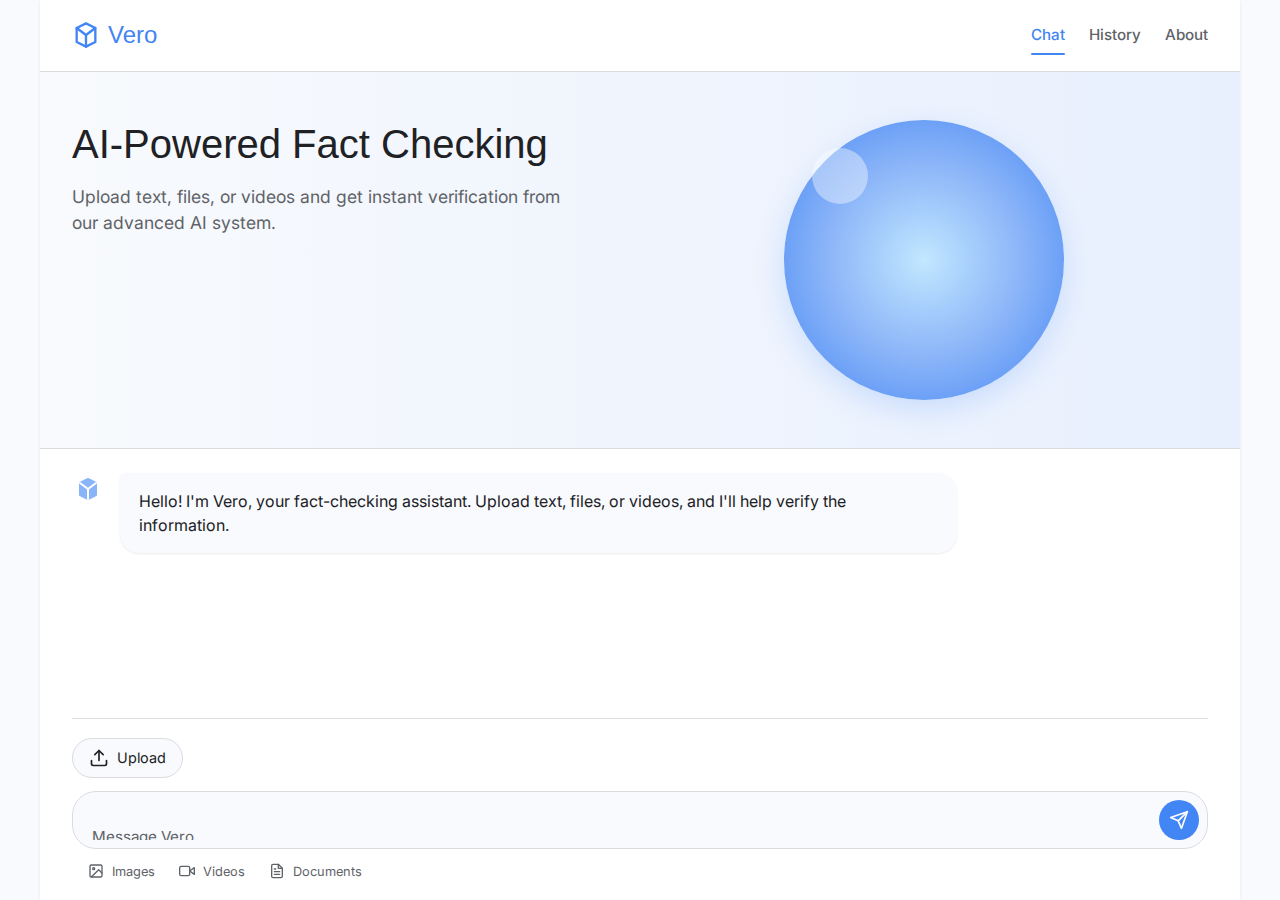
<file: index.html>
<!DOCTYPE html>
<html lang="en">
<head>
    <meta charset="UTF-8">
    <meta name="viewport" content="width=device-width, initial-scale=1.0">
    <title>Vero - AI Fact Checker</title>
    <link rel="stylesheet" href="styles.css">
    <link rel="stylesheet" href="https://fonts.googleapis.com/css2?family=Google+Sans:wght@400;500;700&family=Inter:wght@400;500;600&display=swap">
</head>
<body>
    <div class="app-container">
        <header class="app-header">
            <div class="logo">
                <svg class="logo-icon" width="28" height="28" viewBox="0 0 24 24" fill="none" xmlns="http://www.w3.org/2000/svg">
                    <path d="M12 2L4 6V18L12 22L20 18V6L12 2Z" stroke="currentColor" stroke-width="2" stroke-linecap="round" stroke-linejoin="round"/>
                    <path d="M12 22V12" stroke="currentColor" stroke-width="2" stroke-linecap="round" stroke-linejoin="round"/>
                    <path d="M20 6L12 12L4 6" stroke="currentColor" stroke-width="2" stroke-linecap="round" stroke-linejoin="round"/>
                </svg>
                <h1>Vero</h1>
            </div>
            <nav class="main-nav">
                <a href="#" class="active">Chat</a>
                <a href="#">History</a>
                <a href="#">About</a>
            </nav>
        </header>
        
        <div class="hero-section">
            <div class="hero-content">
                <h2>AI-Powered Fact Checking</h2>
                <p>Upload text, files, or videos and get instant verification from our advanced AI system.</p>
            </div>
            <div class="hero-image">
                <div class="gradient-sphere"></div>
            </div>
        </div>
        
        <main class="chat-container">
            <div class="messages" id="messages">
                <div class="message ai-message">
                    <div class="ai-avatar">
                        <svg width="24" height="24" viewBox="0 0 24 24" fill="none" xmlns="http://www.w3.org/2000/svg">
                            <path d="M12 2L4 6V18L12 22L20 18V6L12 2Z" fill="#8ab4f8" stroke="#8ab4f8" stroke-width="2" stroke-linecap="round" stroke-linejoin="round"/>
                            <path d="M12 22V12" stroke="white" stroke-width="2" stroke-linecap="round" stroke-linejoin="round"/>
                            <path d="M20 6L12 12L4 6" stroke="white" stroke-width="2" stroke-linecap="round" stroke-linejoin="round"/>
                        </svg>
                    </div>
                    <div class="message-content">
                        <p>Hello! I'm Vero, your fact-checking assistant. Upload text, files, or videos, and I'll help verify the information.</p>
                    </div>
                </div>
            </div>
            
            <div class="input-area">
                <div class="file-upload-container">
                    <div class="upload-options">
                        <label for="file-upload" class="upload-btn">
                            <svg xmlns="http://www.w3.org/2000/svg" width="20" height="20" viewBox="0 0 24 24" fill="none" stroke="currentColor" stroke-width="2" stroke-linecap="round" stroke-linejoin="round">
                                <path d="M21 15v4a2 2 0 0 1-2 2H5a2 2 0 0 1-2-2v-4"></path>
                                <polyline points="17 8 12 3 7 8"></polyline>
                                <line x1="12" y1="3" x2="12" y2="15"></line>
                            </svg>
                            Upload
                        </label>
                        <input type="file" id="file-upload" accept=".txt,.pdf,.doc,.docx,video/*,image/*" hidden>
                        <div id="file-name" class="file-name"></div>
                    </div>
                </div>
                
                <div class="message-input-container">
                    <textarea id="message-input" placeholder="Message Vero..."></textarea>
                    <button id="send-button" class="send-button">
                        <svg xmlns="http://www.w3.org/2000/svg" width="20" height="20" viewBox="0 0 24 24" fill="none" stroke="currentColor" stroke-width="2" stroke-linecap="round" stroke-linejoin="round">
                            <line x1="22" y1="2" x2="11" y2="13"></line>
                            <polygon points="22 2 15 22 11 13 2 9 22 2"></polygon>
                        </svg>
                    </button>
                </div>
                
                <div class="input-features">
                    <div class="feature-item">
                        <svg xmlns="http://www.w3.org/2000/svg" width="16" height="16" viewBox="0 0 24 24" fill="none" stroke="currentColor" stroke-width="2" stroke-linecap="round" stroke-linejoin="round">
                            <rect x="3" y="3" width="18" height="18" rx="2" ry="2"></rect>
                            <circle cx="8.5" cy="8.5" r="1.5"></circle>
                            <polyline points="21 15 16 10 5 21"></polyline>
                        </svg>
                        <span>Images</span>
                    </div>
                    <div class="feature-item">
                        <svg xmlns="http://www.w3.org/2000/svg" width="16" height="16" viewBox="0 0 24 24" fill="none" stroke="currentColor" stroke-width="2" stroke-linecap="round" stroke-linejoin="round">
                            <polygon points="23 7 16 12 23 17 23 7"></polygon>
                            <rect x="1" y="5" width="15" height="14" rx="2" ry="2"></rect>
                        </svg>
                        <span>Videos</span>
                    </div>
                    <div class="feature-item">
                        <svg xmlns="http://www.w3.org/2000/svg" width="16" height="16" viewBox="0 0 24 24" fill="none" stroke="currentColor" stroke-width="2" stroke-linecap="round" stroke-linejoin="round">
                            <path d="M14 2H6a2 2 0 0 0-2 2v16a2 2 0 0 0 2 2h12a2 2 0 0 0 2-2V8z"></path>
                            <polyline points="14 2 14 8 20 8"></polyline>
                            <line x1="16" y1="13" x2="8" y2="13"></line>
                            <line x1="16" y1="17" x2="8" y2="17"></line>
                            <polyline points="10 9 9 9 8 9"></polyline>
                        </svg>
                        <span>Documents</span>
                    </div>
                </div>
            </div>
        </main>
    </div>
    
    <script src="script.js"></script>
</body>
</html>
</file>
<file: styles.css>
:root {
  --primary-color: #8ab4f8;
  --primary-dark: #4285f4;
  --primary-light: #c2e7ff;
  --secondary-color: #f8fafd;
  --text-color: #202124;
  --text-light: #5f6368;
  --ai-message-bg: #f8fafd;
  --user-message-bg: #e8f0fe;
  --user-message-text: #174ea6;
  --border-color: #dadce0;
  --shadow-color: rgba(0, 0, 0, 0.08);
  --accent-color: #1a73e8;
}

* {
  margin: 0;
  padding: 0;
  box-sizing: border-box;
}

body {
  font-family: "Inter", "Google Sans", sans-serif;
  color: var(--text-color);
  background-color: #f8fafd;
  line-height: 1.5;
}

.app-container {
  max-width: 1200px;
  margin: 0 auto;
  min-height: 100vh;
  display: flex;
  flex-direction: column;
  background-color: white;
  box-shadow: 0 1px 3px var(--shadow-color);
}

.app-header {
  padding: 1rem 2rem;
  border-bottom: 1px solid var(--border-color);
  background-color: white;
  display: flex;
  justify-content: space-between;
  align-items: center;
  position: sticky;
  top: 0;
  z-index: 100;
}

.logo {
  display: flex;
  align-items: center;
  gap: 0.5rem;
}

.logo-icon {
  color: var(--primary-dark);
}

.logo h1 {
  font-family: "Google Sans", sans-serif;
  font-size: 1.5rem;
  font-weight: 500;
  color: var(--primary-dark);
}

.main-nav {
  display: flex;
  gap: 1.5rem;
}

.main-nav a {
  text-decoration: none;
  color: var(--text-light);
  font-size: 0.95rem;
  font-weight: 500;
  padding: 0.5rem 0;
  position: relative;
  transition: color 0.2s;
}

.main-nav a:hover {
  color: var(--text-color);
}

.main-nav a.active {
  color: var(--primary-dark);
}

.main-nav a.active::after {
  content: "";
  position: absolute;
  bottom: 0;
  left: 0;
  width: 100%;
  height: 2px;
  background-color: var(--primary-dark);
  border-radius: 2px;
}

.hero-section {
  display: flex;
  padding: 3rem 2rem;
  background: linear-gradient(to right, #f8fafd, #e8f0fe);
  border-bottom: 1px solid var(--border-color);
}

.hero-content {
  flex: 1;
  max-width: 600px;
}

.hero-content h2 {
  font-family: "Google Sans", sans-serif;
  font-size: 2.5rem;
  font-weight: 500;
  color: var(--text-color);
  margin-bottom: 1rem;
  line-height: 1.2;
}

.hero-content p {
  font-size: 1.1rem;
  color: var(--text-light);
  max-width: 500px;
}

.hero-image {
  flex: 1;
  display: flex;
  justify-content: center;
  align-items: center;
  position: relative;
}

.gradient-sphere {
  width: 280px;
  height: 280px;
  background: radial-gradient(circle, var(--primary-light) 0%, var(--primary-color) 50%, var(--primary-dark) 100%);
  border-radius: 50%;
  position: relative;
  box-shadow: 0 10px 30px rgba(66, 133, 244, 0.2);
  animation: float 6s ease-in-out infinite;
}

@keyframes float {
  0% {
    transform: translateY(0px);
  }
  50% {
    transform: translateY(-20px);
  }
  100% {
    transform: translateY(0px);
  }
}

.gradient-sphere::before {
  content: "";
  position: absolute;
  top: 10%;
  left: 10%;
  width: 20%;
  height: 20%;
  background-color: rgba(255, 255, 255, 0.4);
  border-radius: 50%;
}

.chat-container {
  flex: 1;
  display: flex;
  flex-direction: column;
  overflow: hidden;
  padding: 0 2rem;
}

.messages {
  flex: 1;
  overflow-y: auto;
  padding: 1.5rem 0;
  display: flex;
  flex-direction: column;
  gap: 1.5rem;
}

.message {
  display: flex;
  max-width: 80%;
  gap: 1rem;
}

.ai-message {
  align-self: flex-start;
}

.user-message {
  align-self: flex-end;
  flex-direction: row-reverse;
}

.ai-avatar,
.user-avatar {
  width: 32px;
  height: 32px;
  border-radius: 50%;
  display: flex;
  align-items: center;
  justify-content: center;
  flex-shrink: 0;
}

.user-avatar {
  background-color: var(--primary-dark);
  color: white;
  font-weight: 500;
}

.message-content {
  padding: 1rem 1.2rem;
  border-radius: 1.2rem;
  box-shadow: 0 1px 2px var(--shadow-color);
  max-width: calc(100% - 50px);
}

.ai-message .message-content {
  background-color: var(--ai-message-bg);
  border-top-left-radius: 0.3rem;
}

.user-message .message-content {
  background-color: var(--user-message-bg);
  color: var(--user-message-text);
  border-top-right-radius: 0.3rem;
}

.input-area {
  border-top: 1px solid var(--border-color);
  padding: 1.2rem 0;
  background-color: white;
  margin-top: auto;
}

.file-upload-container {
  margin-bottom: 0.8rem;
}

.upload-options {
  display: flex;
  align-items: center;
  gap: 0.8rem;
}

.upload-btn {
  display: inline-flex;
  align-items: center;
  gap: 0.5rem;
  padding: 0.5rem 1rem;
  background-color: var(--secondary-color);
  border: 1px solid var(--border-color);
  border-radius: 1.5rem;
  cursor: pointer;
  font-size: 0.9rem;
  color: var(--text-color);
  transition: background-color 0.2s, box-shadow 0.2s;
}

.upload-btn:hover {
  background-color: #e8f0fe;
  box-shadow: 0 1px 3px rgba(0, 0, 0, 0.1);
}

.file-name {
  font-size: 0.9rem;
  color: var(--text-light);
}

.message-input-container {
  display: flex;
  gap: 0.8rem;
  align-items: flex-end;
  background-color: var(--secondary-color);
  border: 1px solid var(--border-color);
  border-radius: 1.5rem;
  padding: 0.5rem 0.5rem 0.5rem 1.2rem;
  transition: box-shadow 0.2s;
}

.message-input-container:focus-within {
  box-shadow: 0 1px 5px rgba(66, 133, 244, 0.3);
  border-color: var(--primary-color);
}

#message-input {
  flex: 1;
  padding: 0.8rem 0;
  border: none;
  background: transparent;
  resize: none;
  height: 24px;
  max-height: 150px;
  font-family: inherit;
  font-size: 0.95rem;
  outline: none;
  color: var(--text-color);
}

#message-input::placeholder {
  color: var(--text-light);
}

.send-button {
  background-color: var(--primary-dark);
  color: white;
  border: none;
  border-radius: 50%;
  width: 40px;
  height: 40px;
  display: flex;
  align-items: center;
  justify-content: center;
  cursor: pointer;
  transition: background-color 0.2s, transform 0.1s;
}

.send-button:hover {
  background-color: var(--accent-color);
}

.send-button:active {
  transform: scale(0.95);
}

.input-features {
  display: flex;
  gap: 1.5rem;
  margin-top: 0.8rem;
  padding: 0 1rem;
}

.feature-item {
  display: flex;
  align-items: center;
  gap: 0.5rem;
  color: var(--text-light);
  font-size: 0.8rem;
}

@media (max-width: 768px) {
  .app-header {
    padding: 1rem;
  }

  .hero-section {
    flex-direction: column;
    padding: 2rem 1rem;
  }

  .hero-content {
    margin-bottom: 2rem;
  }

  .hero-content h2 {
    font-size: 2rem;
  }

  .gradient-sphere {
    width: 200px;
    height: 200px;
  }

  .chat-container {
    padding: 0 1rem;
  }

  .message {
    max-width: 90%;
  }

  .app-container {
    height: 100vh;
    max-width: 100%;
  }

  .input-features {
    overflow-x: auto;
    padding-bottom: 0.5rem;
  }
}

@media (max-width: 480px) {
  .main-nav {
    display: none;
  }

  .hero-content h2 {
    font-size: 1.8rem;
  }

  .gradient-sphere {
    width: 150px;
    height: 150px;
  }
}
</file>
